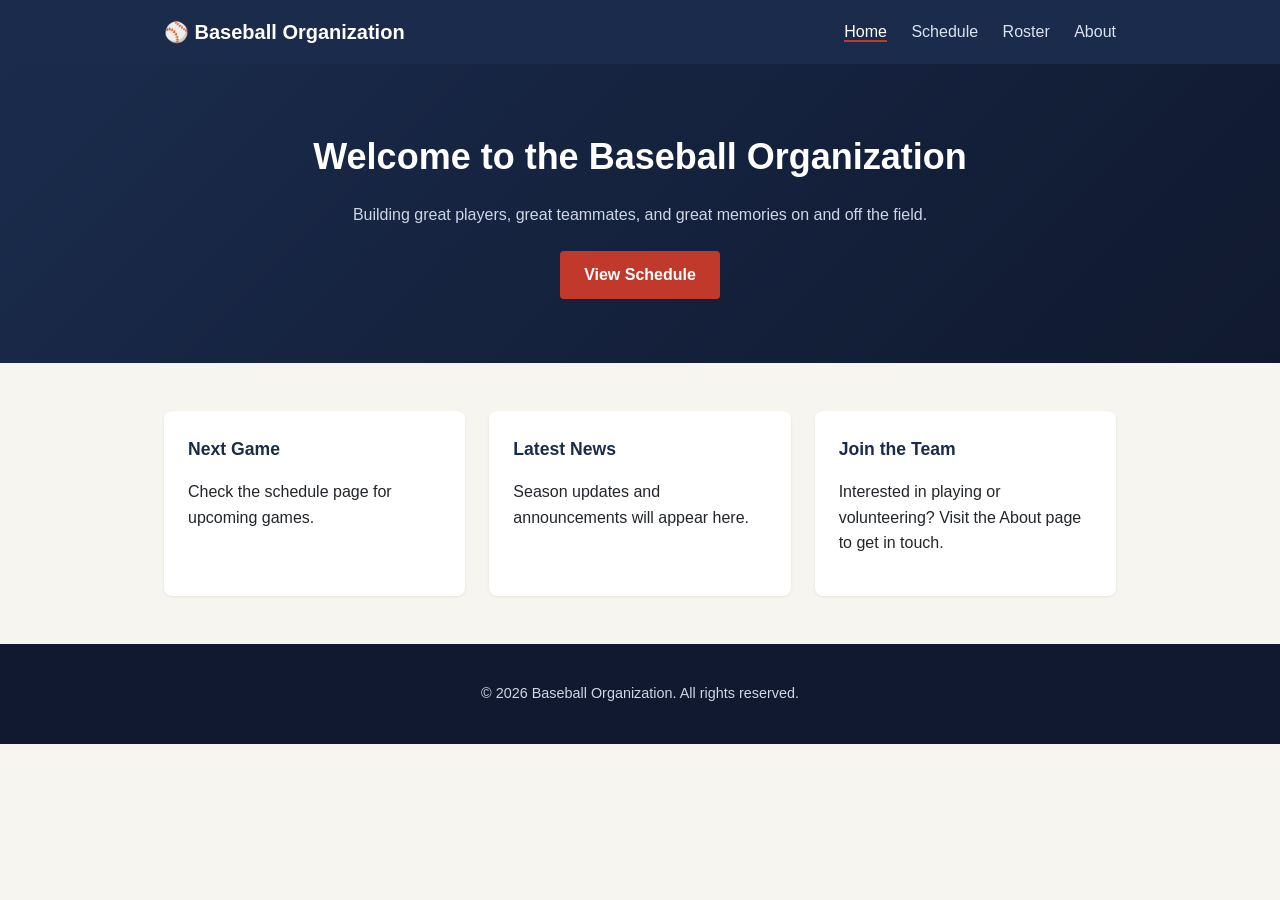
<file: index.html>
<!DOCTYPE html>
<html lang="en">
<head>
<meta charset="UTF-8">
<meta name="viewport" content="width=device-width, initial-scale=1.0">
<title>Home | Baseball Organization</title>
<link rel="stylesheet" href="assets/css/style.css">
</head>
<body>
<header class="site-header">
  <div class="container header-inner">
    <a class="brand" href="index.html">⚾ Baseball Organization</a>
    <nav class="nav">
      <a href="index.html" class="active">Home</a>
      <a href="schedule.html">Schedule</a>
      <a href="roster.html">Roster</a>
      <a href="about.html">About</a>
    </nav>
  </div>
</header>

<section class="hero">
  <div class="container">
    <h1>Welcome to the Baseball Organization</h1>
    <p>Building great players, great teammates, and great memories on and off the field.</p>
    <a class="btn" href="schedule.html">View Schedule</a>
  </div>
</section>

<section class="container highlights">
  <div class="card">
    <h2>Next Game</h2>
    <p id="next-game">Check the schedule page for upcoming games.</p>
  </div>
  <div class="card">
    <h2>Latest News</h2>
    <p>Season updates and announcements will appear here.</p>
  </div>
  <div class="card">
    <h2>Join the Team</h2>
    <p>Interested in playing or volunteering? Visit the About page to get in touch.</p>
  </div>
</section>

<footer class="site-footer">
  <div class="container">
    <p>&copy; 2026 Baseball Organization. All rights reserved.</p>
  </div>
</footer>
</body>
</html>
</file>
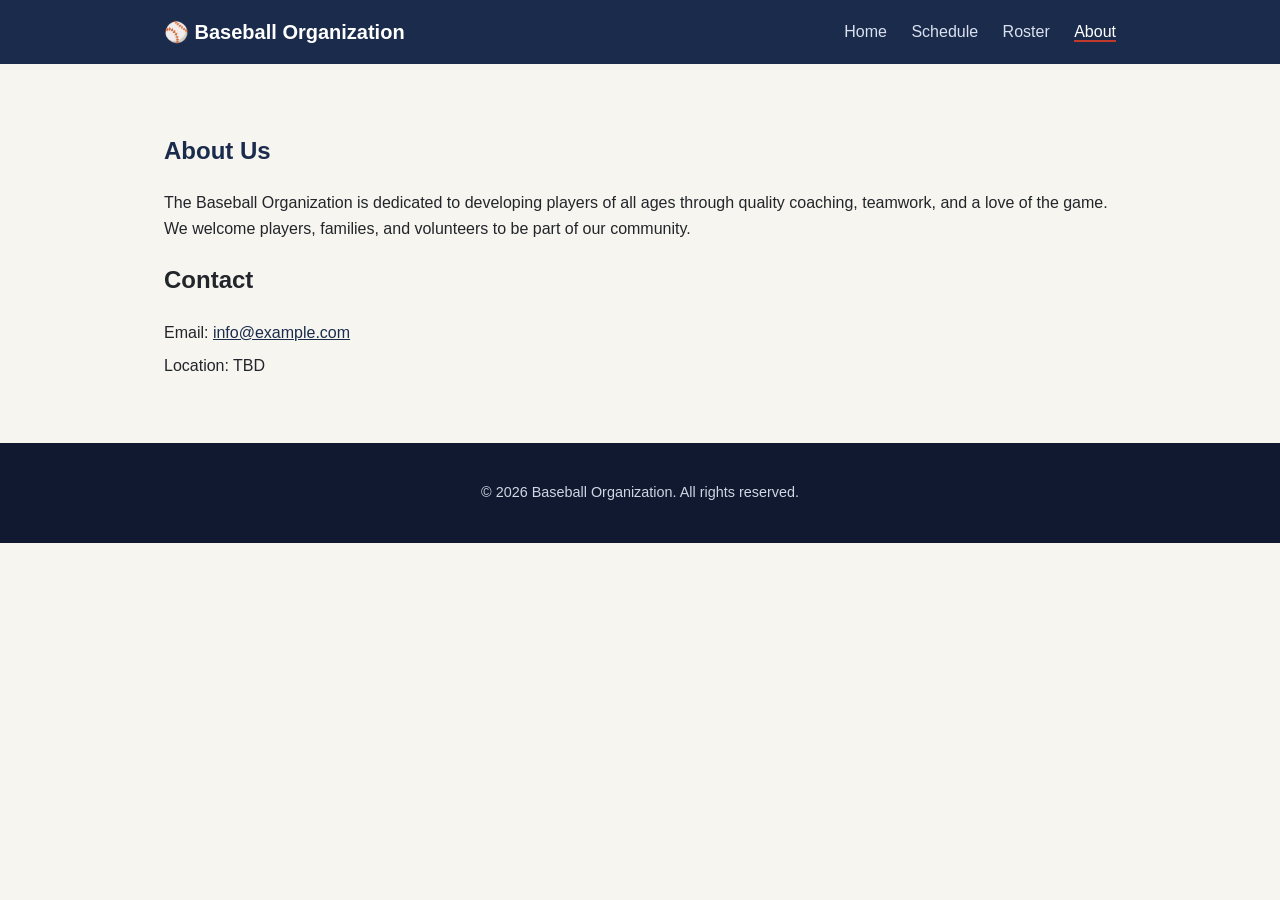
<file: about.html>
<!DOCTYPE html>
<html lang="en">
<head>
<meta charset="UTF-8">
<meta name="viewport" content="width=device-width, initial-scale=1.0">
<title>About | Baseball Organization</title>
<link rel="stylesheet" href="assets/css/style.css">
</head>
<body>
<header class="site-header">
  <div class="container header-inner">
    <a class="brand" href="index.html">⚾ Baseball Organization</a>
    <nav class="nav">
      <a href="index.html">Home</a>
      <a href="schedule.html">Schedule</a>
      <a href="roster.html">Roster</a>
      <a href="about.html" class="active">About</a>
    </nav>
  </div>
</header>

<section class="container page">
  <h1>About Us</h1>
  <p>
    The Baseball Organization is dedicated to developing players of all ages through
    quality coaching, teamwork, and a love of the game. We welcome players, families,
    and volunteers to be part of our community.
  </p>

  <h2>Contact</h2>
  <ul class="contact-list">
    <li>Email: <a href="mailto:info@example.com">info@example.com</a></li>
    <li>Location: TBD</li>
  </ul>
</section>

<footer class="site-footer">
  <div class="container">
    <p>&copy; 2026 Baseball Organization. All rights reserved.</p>
  </div>
</footer>
</body>
</html>
</file>
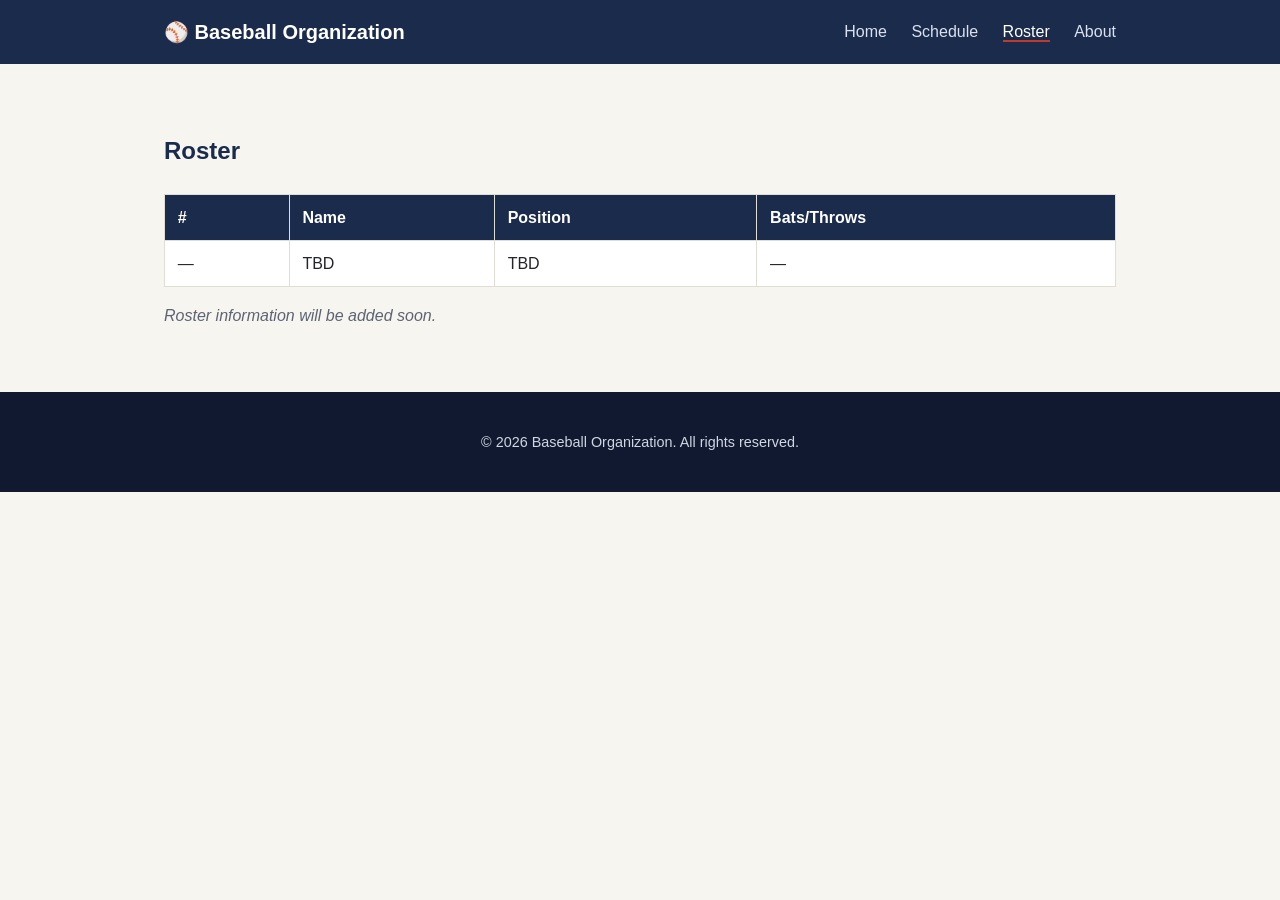
<file: roster.html>
<!DOCTYPE html>
<html lang="en">
<head>
<meta charset="UTF-8">
<meta name="viewport" content="width=device-width, initial-scale=1.0">
<title>Roster | Baseball Organization</title>
<link rel="stylesheet" href="assets/css/style.css">
</head>
<body>
<header class="site-header">
  <div class="container header-inner">
    <a class="brand" href="index.html">⚾ Baseball Organization</a>
    <nav class="nav">
      <a href="index.html">Home</a>
      <a href="schedule.html">Schedule</a>
      <a href="roster.html" class="active">Roster</a>
      <a href="about.html">About</a>
    </nav>
  </div>
</header>

<section class="container page">
  <h1>Roster</h1>
  <table class="roster-table">
    <thead>
      <tr>
        <th>#</th>
        <th>Name</th>
        <th>Position</th>
        <th>Bats/Throws</th>
      </tr>
    </thead>
    <tbody>
      <tr>
        <td>—</td>
        <td>TBD</td>
        <td>TBD</td>
        <td>—</td>
      </tr>
    </tbody>
  </table>
  <p class="note">Roster information will be added soon.</p>
</section>

<footer class="site-footer">
  <div class="container">
    <p>&copy; 2026 Baseball Organization. All rights reserved.</p>
  </div>
</footer>
</body>
</html>
</file>
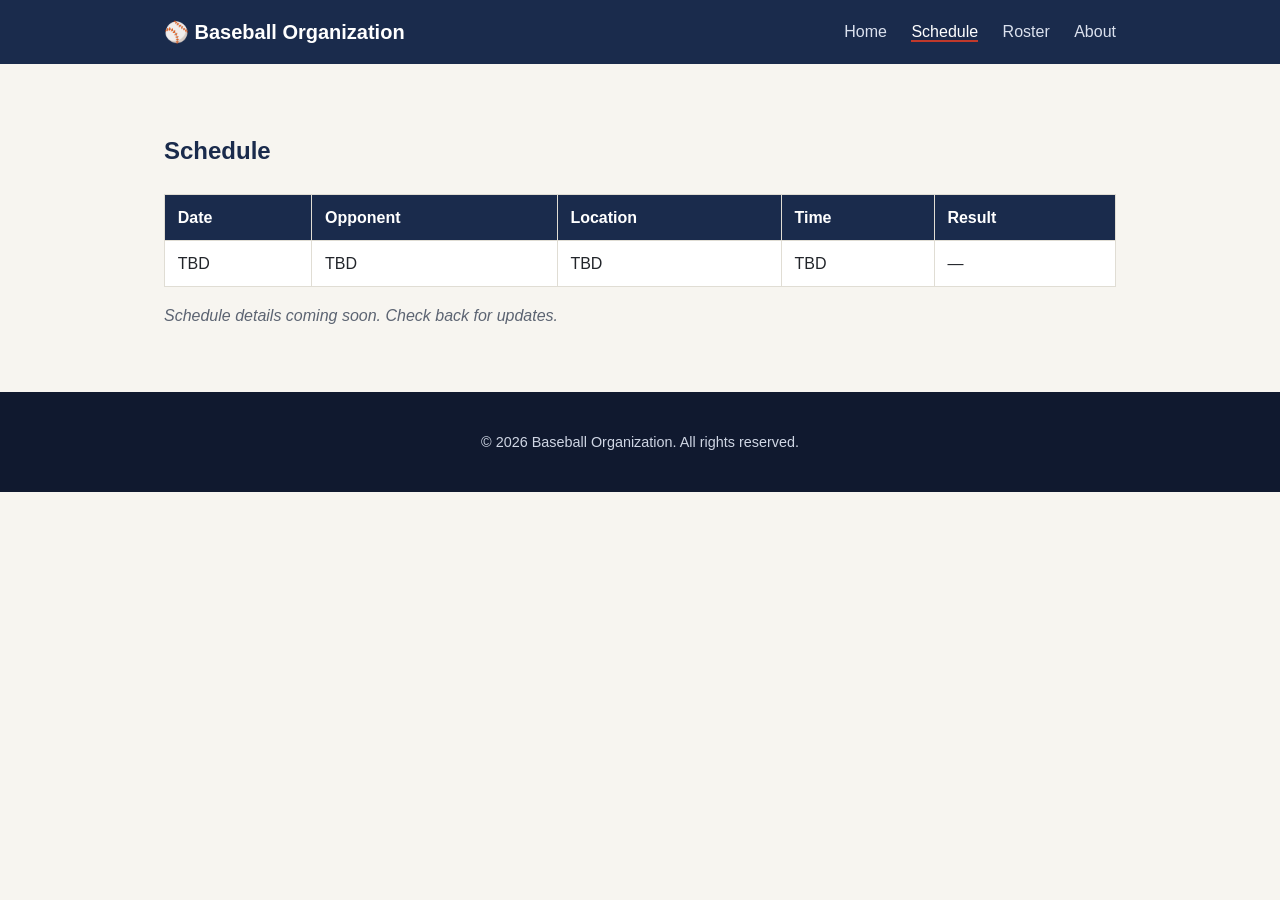
<file: schedule.html>
<!DOCTYPE html>
<html lang="en">
<head>
<meta charset="UTF-8">
<meta name="viewport" content="width=device-width, initial-scale=1.0">
<title>Schedule | Baseball Organization</title>
<link rel="stylesheet" href="assets/css/style.css">
</head>
<body>
<header class="site-header">
  <div class="container header-inner">
    <a class="brand" href="index.html">⚾ Baseball Organization</a>
    <nav class="nav">
      <a href="index.html">Home</a>
      <a href="schedule.html" class="active">Schedule</a>
      <a href="roster.html">Roster</a>
      <a href="about.html">About</a>
    </nav>
  </div>
</header>

<section class="container page">
  <h1>Schedule</h1>
  <table class="schedule-table">
    <thead>
      <tr>
        <th>Date</th>
        <th>Opponent</th>
        <th>Location</th>
        <th>Time</th>
        <th>Result</th>
      </tr>
    </thead>
    <tbody>
      <tr>
        <td>TBD</td>
        <td>TBD</td>
        <td>TBD</td>
        <td>TBD</td>
        <td>—</td>
      </tr>
    </tbody>
  </table>
  <p class="note">Schedule details coming soon. Check back for updates.</p>
</section>

<footer class="site-footer">
  <div class="container">
    <p>&copy; 2026 Baseball Organization. All rights reserved.</p>
  </div>
</footer>
</body>
</html>
</file>
<file: assets/css/style.css>
:root {
  --navy: #1a2b4c;
  --navy-dark: #10192f;
  --red: #c0392b;
  --cream: #f7f5f0;
  --text: #22252a;
  --muted: #5c6472;
}

* {
  box-sizing: border-box;
}

body {
  margin: 0;
  font-family: -apple-system, BlinkMacSystemFont, "Segoe UI", Roboto, Helvetica, Arial, sans-serif;
  color: var(--text);
  background: var(--cream);
  line-height: 1.6;
}

.container {
  max-width: 1000px;
  margin: 0 auto;
  padding: 0 1.5rem;
}

.site-header {
  background: var(--navy);
  color: #fff;
}

.header-inner {
  display: flex;
  align-items: center;
  justify-content: space-between;
  padding: 1rem 1.5rem;
  flex-wrap: wrap;
}

.brand {
  color: #fff;
  font-weight: 700;
  font-size: 1.25rem;
  text-decoration: none;
}

.nav a {
  color: #dbe1ee;
  text-decoration: none;
  margin-left: 1.25rem;
  font-weight: 500;
}

.nav a:hover,
.nav a.active {
  color: #fff;
  border-bottom: 2px solid var(--red);
}

.hero {
  background: linear-gradient(135deg, var(--navy), var(--navy-dark));
  color: #fff;
  padding: 4rem 0;
  text-align: center;
}

.hero h1 {
  margin: 0 0 0.5rem;
  font-size: 2.25rem;
}

.hero p {
  color: #cfd6e4;
  margin-bottom: 1.5rem;
}

.btn {
  display: inline-block;
  background: var(--red);
  color: #fff;
  padding: 0.7rem 1.5rem;
  border-radius: 4px;
  text-decoration: none;
  font-weight: 600;
}

.btn:hover {
  background: #a53225;
}

.highlights {
  display: grid;
  grid-template-columns: repeat(auto-fit, minmax(220px, 1fr));
  gap: 1.5rem;
  padding: 3rem 1.5rem;
}

.card {
  background: #fff;
  border-radius: 8px;
  padding: 1.5rem;
  box-shadow: 0 1px 3px rgba(0, 0, 0, 0.08);
}

.card h2 {
  margin-top: 0;
  font-size: 1.1rem;
  color: var(--navy);
}

.page {
  padding: 3rem 1.5rem;
}

.page h1 {
  color: var(--navy);
}

.schedule-table,
.roster-table {
  width: 100%;
  border-collapse: collapse;
  margin-top: 1.5rem;
  background: #fff;
}

.schedule-table th,
.schedule-table td,
.roster-table th,
.roster-table td {
  border: 1px solid #e0ddd4;
  padding: 0.6rem 0.8rem;
  text-align: left;
}

.schedule-table th,
.roster-table th {
  background: var(--navy);
  color: #fff;
}

.note {
  color: var(--muted);
  margin-top: 1rem;
  font-style: italic;
}

.contact-list {
  list-style: none;
  padding: 0;
}

.contact-list li {
  margin-bottom: 0.5rem;
}

.contact-list a {
  color: var(--navy);
}

.site-footer {
  background: var(--navy-dark);
  color: #cfd6e4;
  padding: 1.5rem 0;
  text-align: center;
  font-size: 0.9rem;
}
</file>
